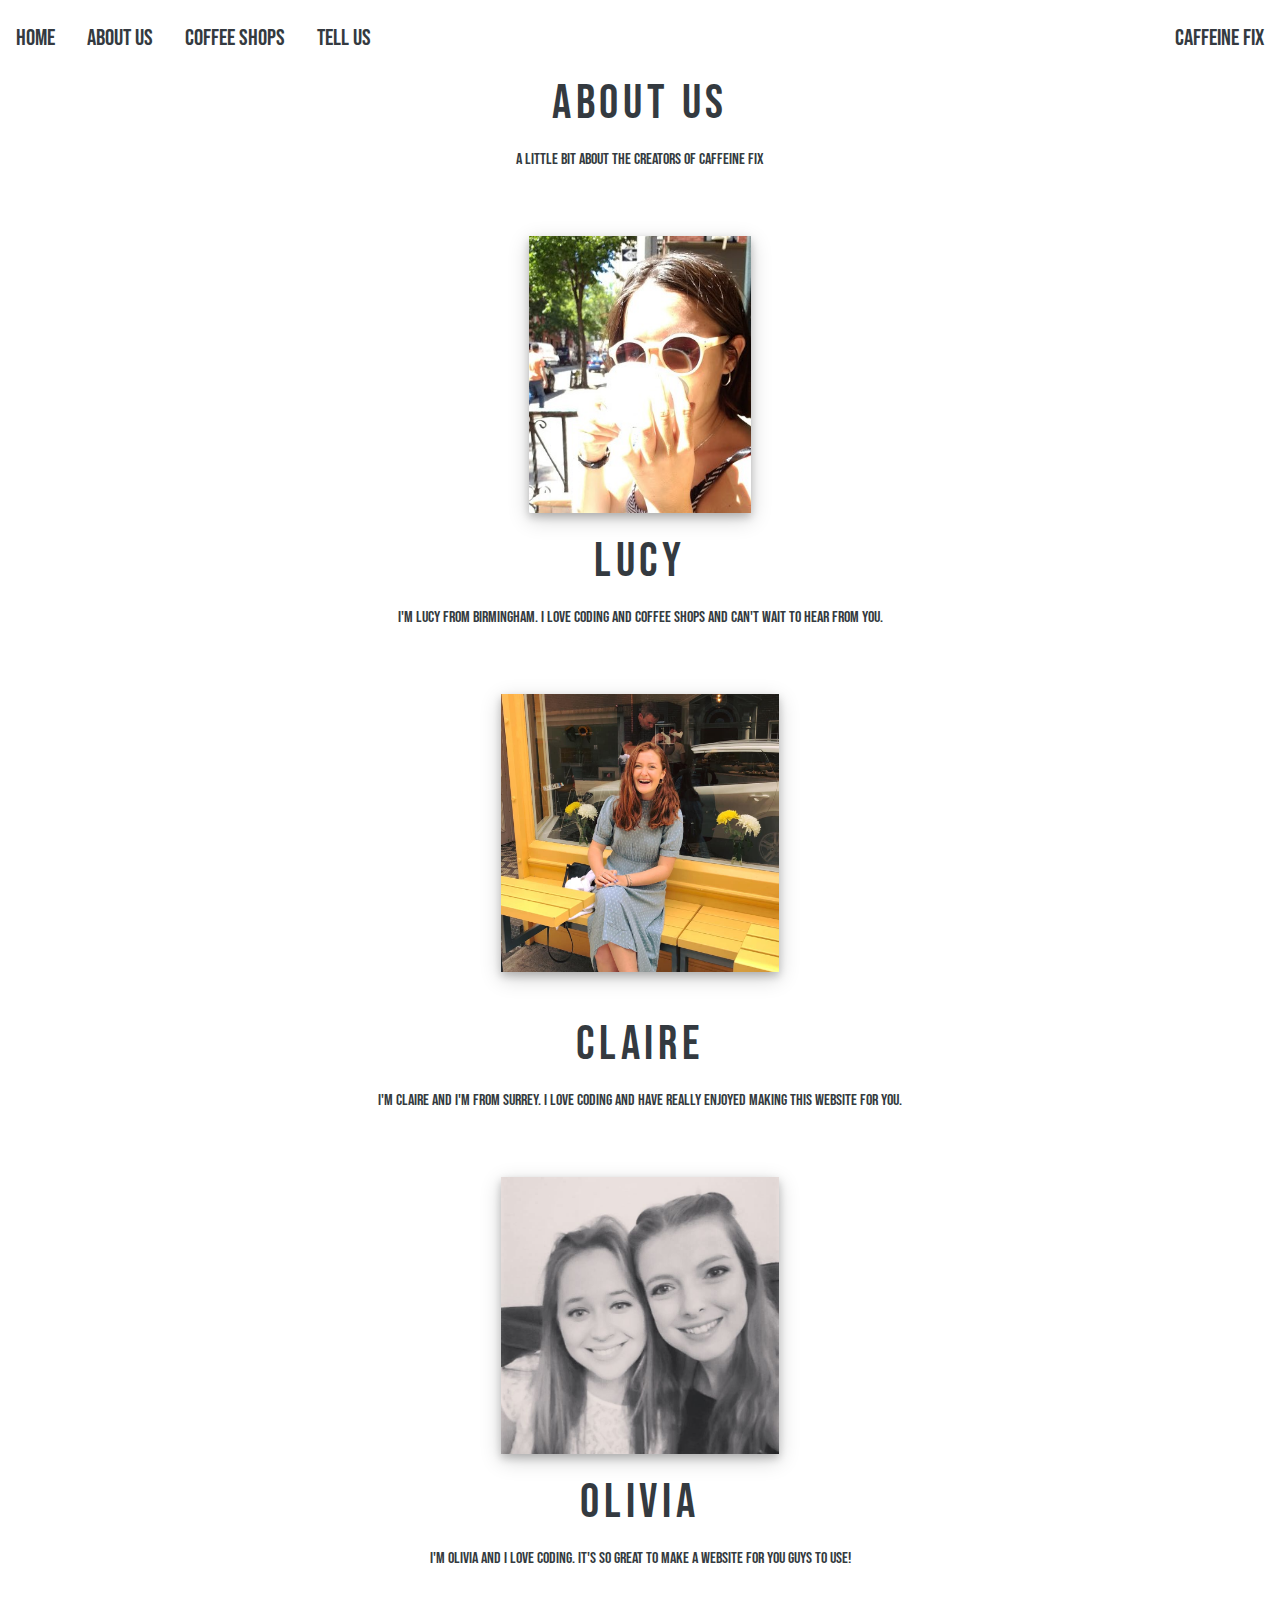
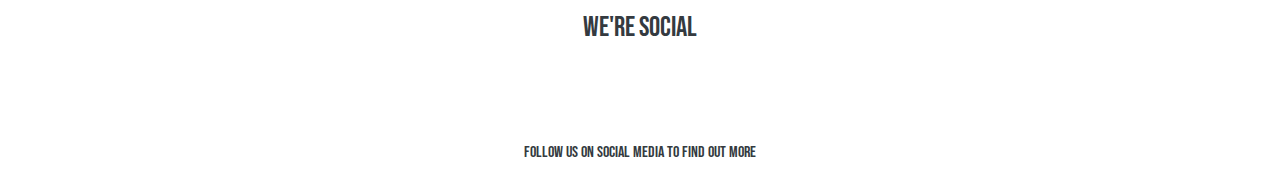
<file: aboutus.html>
<!DOCTYPE html>

<html>



    <title> About Us </title>

    <head>
      <!--Bootstrap Link -->
      <link href="bootstrap/css/bootstrap.css" rel="stylesheet">
      <!--Css overrider Link -->
        <link rel="stylesheet" type="text/css" href="styles.css/styles.css">

        <!-- jQuery library -->

        <script src="bootstrap/js/bootstrap.js" rel="bootstrapjs"></script>
        	<link rel="stylesheet" href="https://use.fontawesome.com/releases/v5.7.2/css/all.css" integrity="sha384-fnmOCqbTlWIlj8LyTjo7mOUStjsKC4pOpQbqyi7RrhN7udi9RwhKkMHpvLbHG9Sr" crossorigin="anonymous">
    </head>



    <body>
      <header>

    <div id="navbar" class="stick">
      <a href="./index.html">HOME</a>
      <a href="./aboutus.html" >ABOUT US</a>
      <a href="./coffeeshops.html">COFFEE SHOPS</a>
      <a href="./contribute.html">TELL US </a>
      <a class="title" style="float:right" href="index.html">Caffeine Fix</a></li>
    </div>

    <script>
    $(function () {
      $(document).scroll(function () {
        var $nav = $(".navbar-fixed-top");
        $nav.toggleClass('scrolled', $(this).scrollTop() > $nav.height());
      });
    });
    </script>
      </header>

    <main role="main" class="container">

      <div class="CoffeeTitle">
      <h2><link href="https://fonts.googleapis.com/css?family=Bebas+Neue&display=swap"rel="stylesheet">About Us</h2>
        <p>  A little bit about the creators of Caffeine Fix  </p>

        <br>
        <br>


      <img class="img-lucy" src="images/lucy.jpg" alt="picture of lucy">
      <h2><link href="https://fonts.googleapis.com/css?family=Bebas+Neue&display=swap"rel="stylesheet"> Lucy </h2>
      <p> I'm Lucy from Birmingham. I love coding and coffee shops and can't wait to hear from you. </p>
      <br>
      <br>


    <img class="img-claire" src="images/claire.jpg" alt="pic of claire">
    <br>
    <br>
      <h2><link href="https://fonts.googleapis.com/css?family=Bebas+Neue&display=swap"rel="stylesheet"> Claire </h2>
    <p> I'm Claire and I'm from Surrey.
       I love coding and have really enjoyed making this website for you. </p>
       <br>
       <br>

    <img class="img-olivia" src="images/olivia.jpg" alt="pic of claire">
      <h2><link href="https://fonts.googleapis.com/css?family=Bebas+Neue&display=swap"rel="stylesheet"> Olivia </h2>
    <p> I'm Olivia and I love coding. It's so great to make a website for you guys to use! </p>
<br>



      <!-- Footer -->
      <div class="card-white">
	<h3><link href="https://fonts.googleapis.com/css?family=Bebas+Neue&display=swap"rel="stylesheet">We're Social</h3>
	<ul class="list-inline">
		<li><a href="https://www.facebook.com/lucy.shaughnessy"><i class="fab fa-facebook-square"></i></a></li>
		<li><a href="https://www.instagram.com/lucyshaughnessy/"><i class="fab fa-instagram"></i></a></li>
		<li><a href="https://www.linkedin.com/in/lucy-shaughnessy-0182a7129/?originalSubdomain=es"><i class="fab fa-linkedin"></i></a></li>
	</ul>
  <p> Follow us on social media to find out more </p>
</div>

    </main><!-- /.container -->

    <!-- Bootstrap core JavaScript
    ================================================== -->
    <!-- Placed at the end of the document so the pages load faster -->

  </body>
</html>

      <!-- columns -->
      <!-- <div class="row">
        <div class="col-sm"> -->
          <!-- add an image here -->
          <!-- One of three columns
          <button type="button" class="btn btn-primary">Here for Column 1</button>
        </div>
        <div class="col-sm"> -->
          <!-- add an image here -->
          <!-- One of three columns
            <button type="button" class="btn btn-primary">Here for Column 2</button>
        </div>
        <div class="col-sm"> -->
          <!-- add an image here -->
</file>
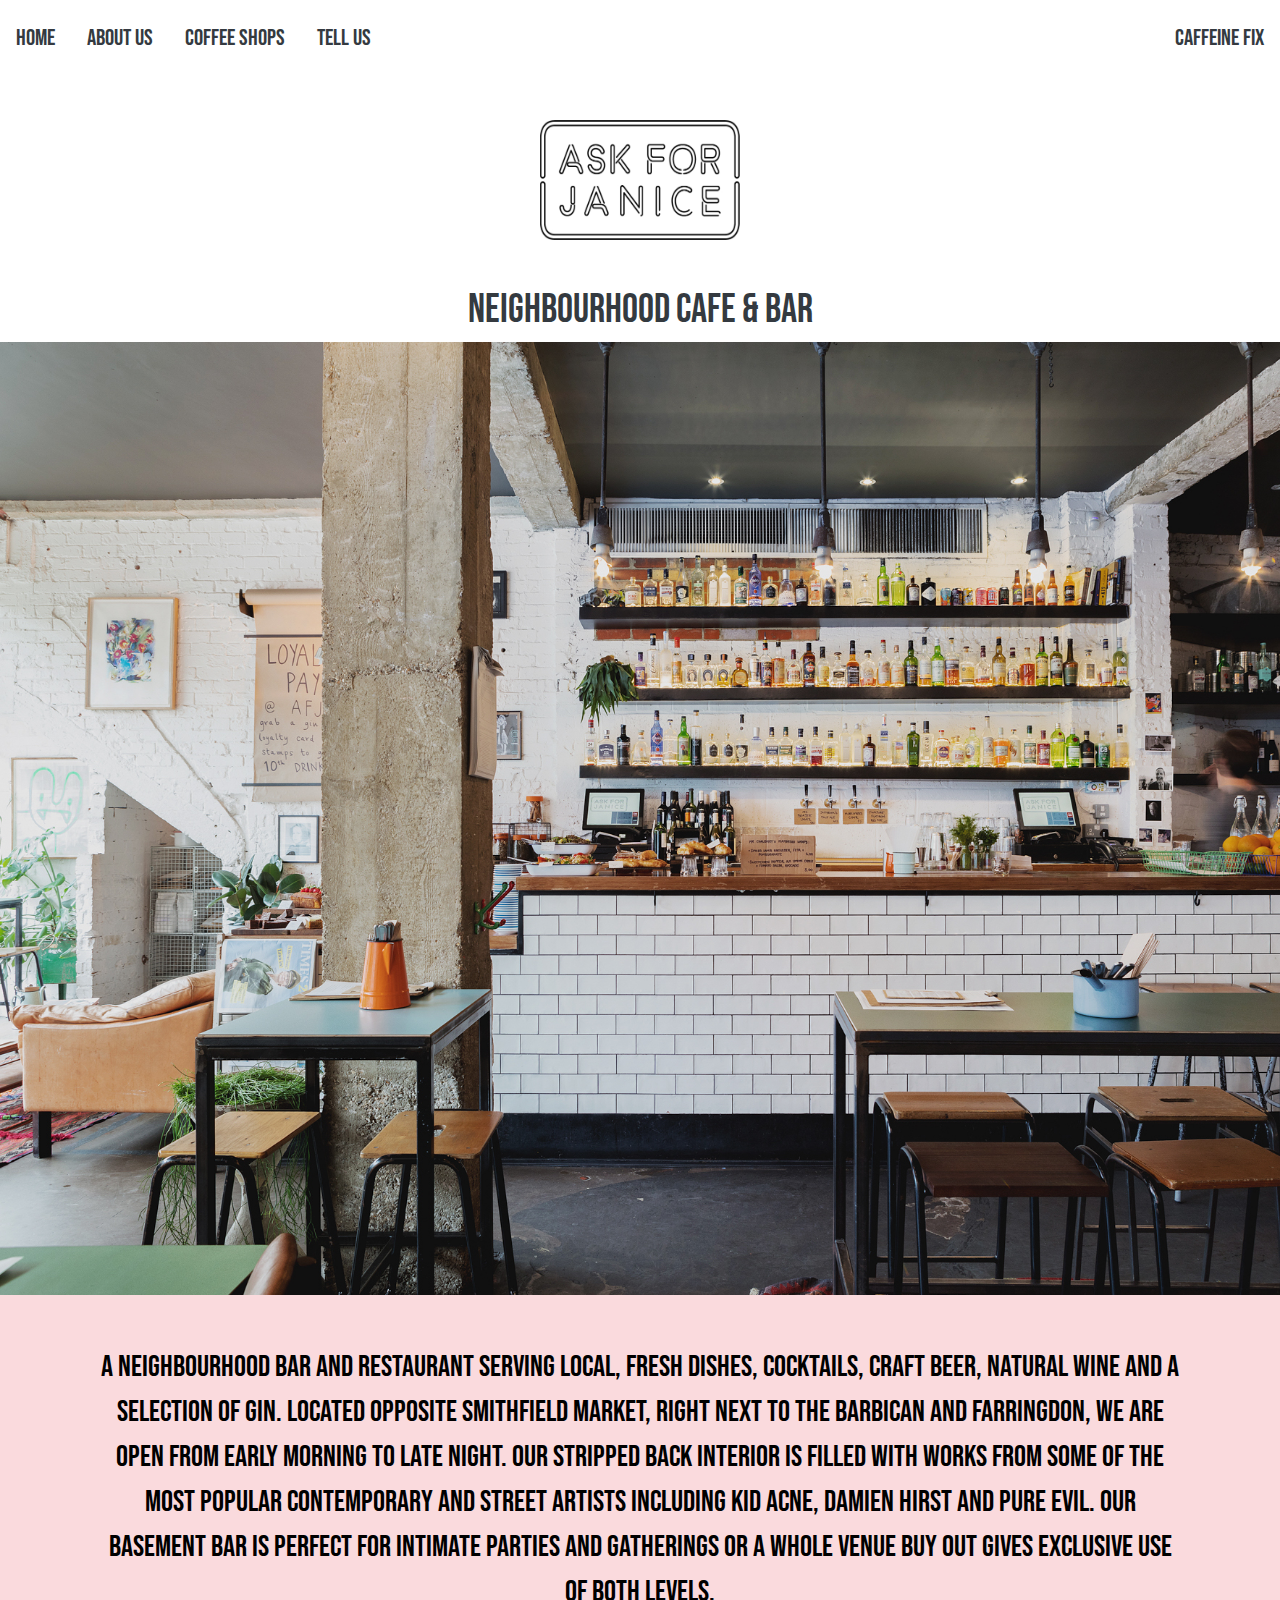
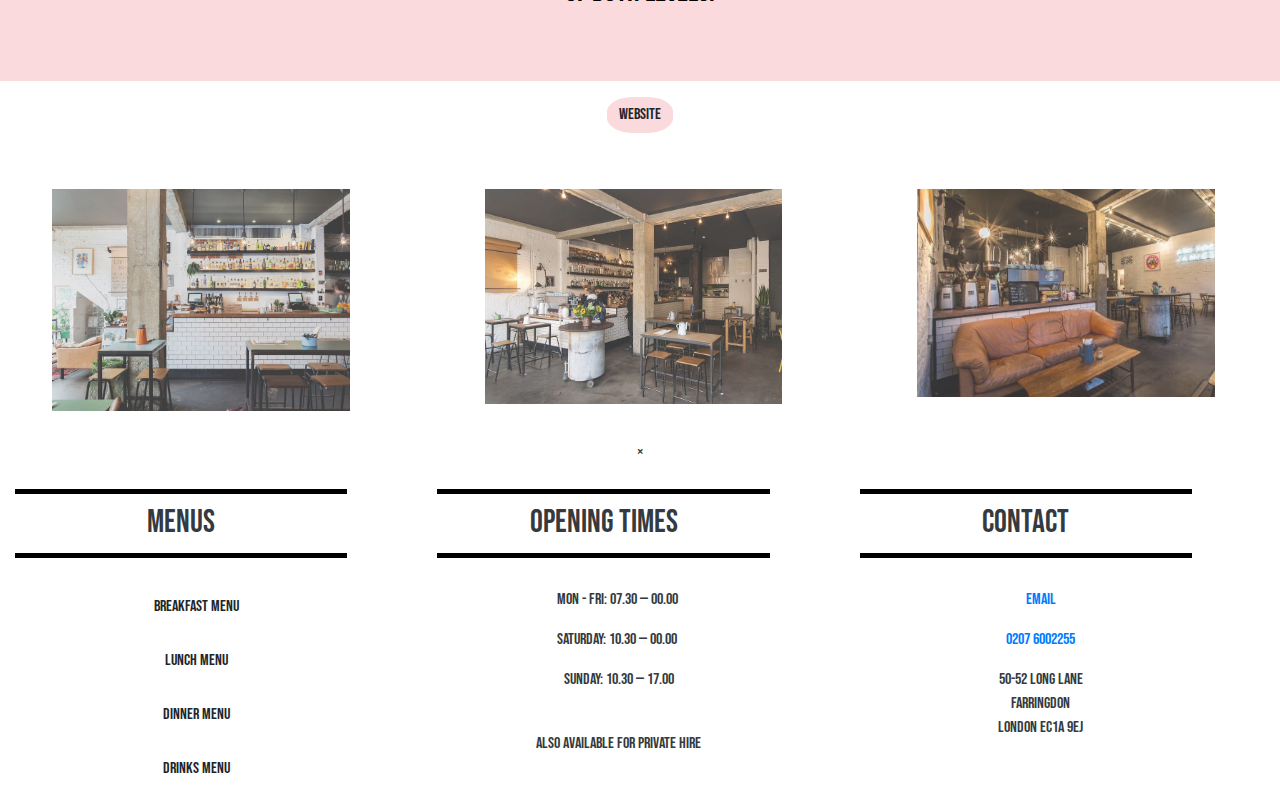
<file: coffeeshop2.html>
<!doctype html>
<html lang="en">

<!-- <body style="background-color:#505050;"> -->

<title> Ask for Janice </title>




<head>
  <!--Bootstrap Link -->
  <link href="bootstrap/css/bootstrap.css" rel="stylesheet">
  <!--Css overrider Link -->
    <link rel="stylesheet" type="text/css" href="styles.css/styles.css">


    <!-- jQuery library -->
    <script>
    document.getElementById("expandedImg").defaultValue = document.getElementById("default")

    function myFunction(imgs) {
      // Get the expanded image
      var expandImg = document.getElementById("expandedImg");
      // Get the image text
      var imgText = document.getElementById("imgtext");
      // Use the same src in the expanded image as the image being clicked on from the grid
      expandImg.src = imgs.src;
      // Use the value of the alt attribute of the clickable image as text inside the expanded image
      imgText.innerHTML = imgs.alt;
      // Show the container element (hidden with CSS)
      expandImg.parentElement.style.display = "block";
    }

    </script>
    <!-- <script src="JS/script.js" rel="bootstrapjs"></script> -->
</head>

<body>




<!--Nav bar-->
    <div id="navbar" class="stick">
      <a href="./index.html">HOME</a>
      <a href="./aboutus.html" >ABOUT US</a>
      <a href="./coffeeshops.html">COFFEE SHOPS</a>
      <a href="./contribute.html">TELL US </a>
      <a class="title" style="float:right" href="index.html">Caffeine Fix</a></li>
    </div>

    <script>
    $(function () {
      $(document).scroll(function () {
        var $nav = $(".navbar-fixed-top");
        $nav.toggleClass('scrolled', $(this).scrollTop() > $nav.height());
      });
    });
    </script>



    <!--Coffee Shop Logo-->
      <div class="afjlogo">
      <img src=images/askforjanicelogo.jpg alt="Pic1" >
      </div>
      <p><p>

    <!--Title under logo-->
      <h1> Neighbourhood Cafe & Bar </h1>


      <div class="main" id="home">
        <img src="images/askforjanice.jpg" alt="food" style="width:100%">
      </div>

<!--Description-->

<section class="section-about" id="about">
		<article>
      <p> <link href="https://fonts.googleapis.com/css?family=Bebas+Neue&display=swap" rel="stylesheet">
        A neighbourhood bar and restaurant serving local, fresh dishes, cocktails, craft beer, natural wine and a selection of gin.

  Located opposite Smithfield Market, right next to the Barbican and Farringdon, we are open from early morning to late night. Our stripped back interior is filled with works from some of the most popular contemporary and street artists including Kid Acne, Damien Hirst and Pure Evil. Our basement bar is perfect for intimate parties and gatherings or a whole venue buy out gives exclusive use of both levels.
</p>		</article>
	</section>



<p><p>



<!--Buttons to page links-->
<div>

<a type="button" class="btnAFJ" href="https://www.askforjanice.co.uk/">Website</a>



<p> </p>

</div>
<!--Pictures-->


<p> </P>



<!-- The grid: four columns -->
<div class="row">
  <div class="column">
    <img src="images/askforjanice.jpg" alt="" onclick="myFunction(this);"  id="default">
  </div>
  <div class="column">
    <img src="images/askforjanice2.jpg" alt="" onclick="myFunction(this);" >
  </div>
  <div class="column">
    <img src="images/askforjanice3.jpg" alt="" onclick="myFunction(this);" >
  </div>
</div>

<!-- The expanding image container -->
<div class="container">
  <!-- Close the image -->
  <span onclick="this.parentElement.style.display='none'" class="closebtn">&times;</span>

  <!-- Expanded image -->
  <img id="expandedImg" style="width:100%">

</div>





<!-- Extra Information -->
  <div class="inforow">
    <div class="infocolumn">
            <h4>Menus</h4>

            <a type="button" class="btn" href="https://www.askforjanice.co.uk/files/download/askforjanice-breakfast-nov-2019.pdf">Breakfast Menu</a>
              <p><p>
            <a type="button" class="btn" href="https://www.askforjanice.co.uk/files/download/askforjanice-lunch-nov-2019.pdf">Lunch Menu</a>
                <p><p>
            <a type="button" class="btn" href="https://www.askforjanice.co.uk/files/download/askforjanice-dinner-nov-2019.pdf">Dinner Menu</a>
                <p><p>
              <a type="button" class="btn" href="https://www.askforjanice.co.uk/files/download/askforjanice-drinks-nov-2019.pdf">Drinks Menu</a>
                <br>


      </div>
      <div class="infocolumn">
            <h4>Opening Times</h4>
            <p>Mon - Fri: 07.30 &mdash; 00.00&nbsp;</p>
              <p>Saturday: 10.30 &mdash; 00.00&nbsp;</p>
              <p>Sunday: 10.30 &mdash; 17.00</p>
              <br>
              <p>Also available for private hire</p>
        </div>
    <div class="infocolumn">
          <h4>Contact</h4>
          <p><a href="mailto:info@askforjanice.co.uk?subject=Enquiry">EMAIL</a></p>
<p>
          <p> 	<a href="tel:02076002255">0207 6002255</a> </p>
          <p>50-52 Long Lane <br> Farringdon<br> London EC1A 9EJ</p>

</div>
</div>



</body>

</html>
</file>
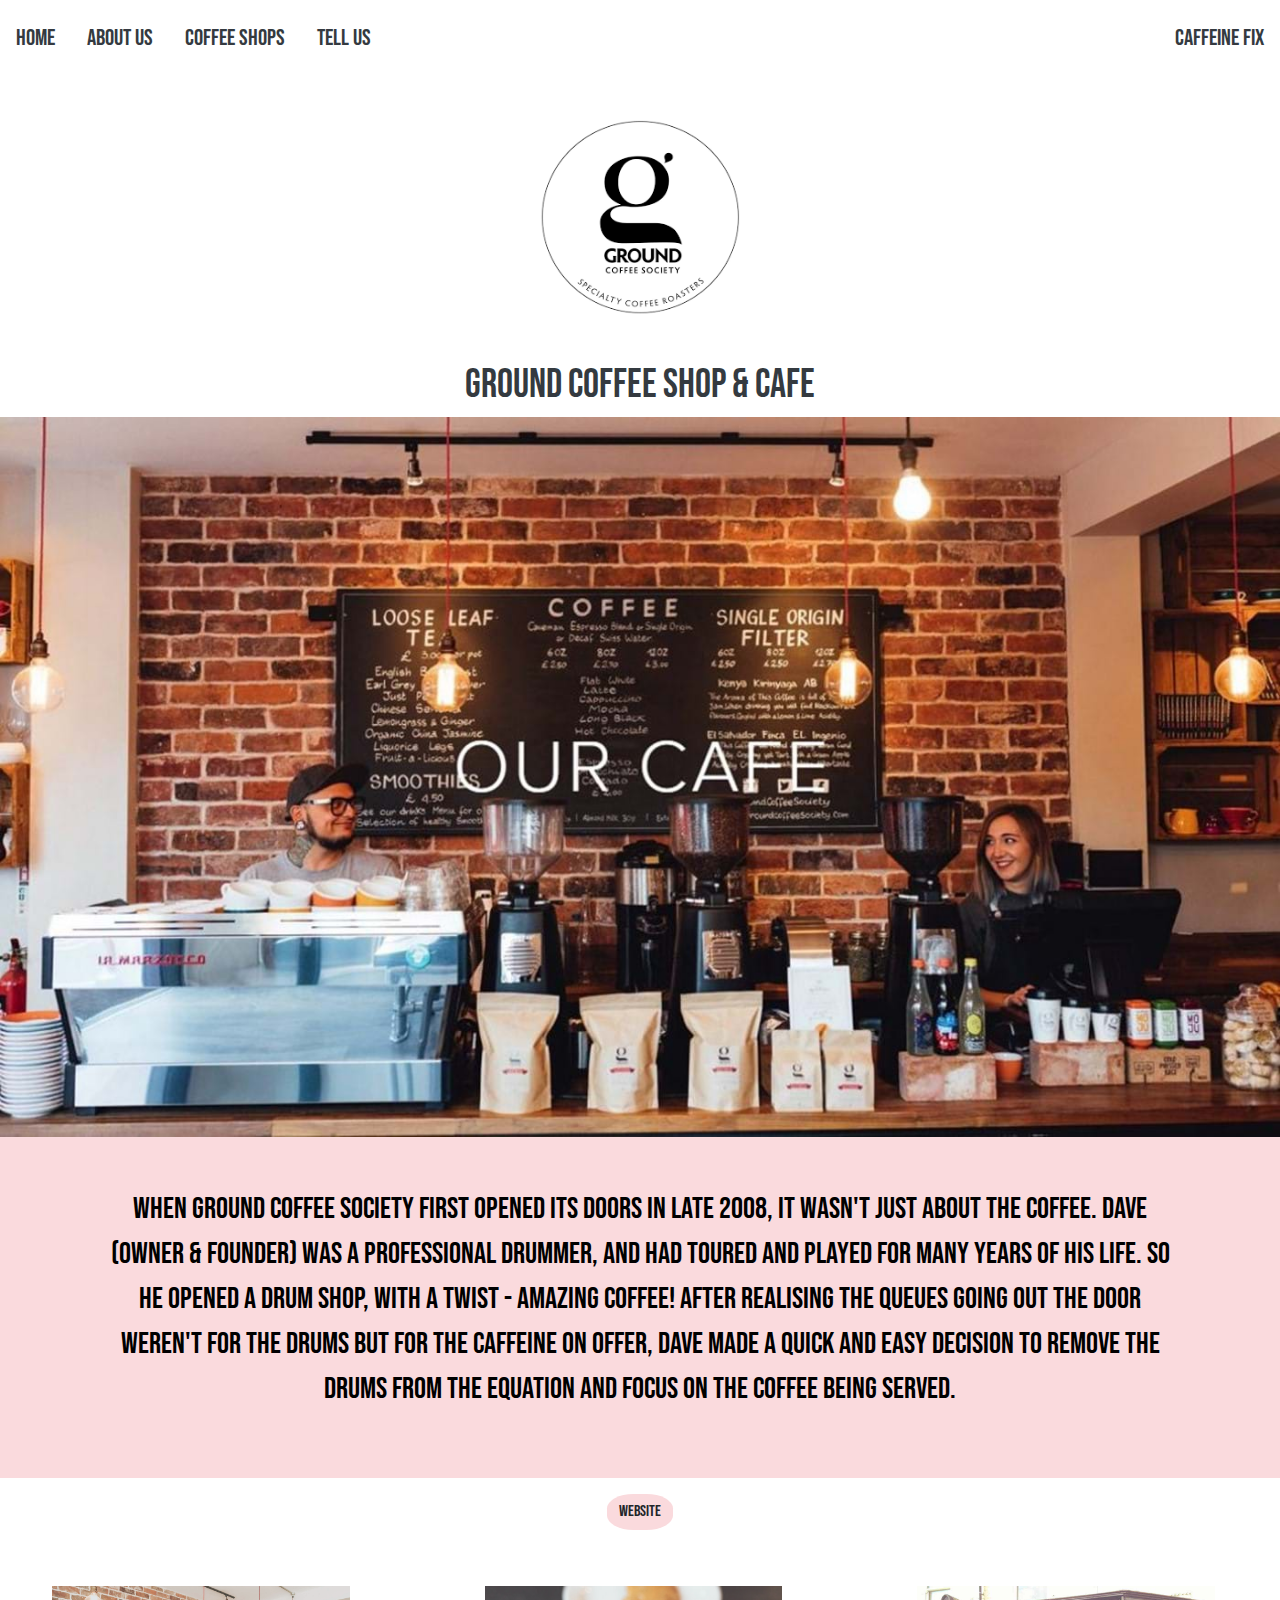
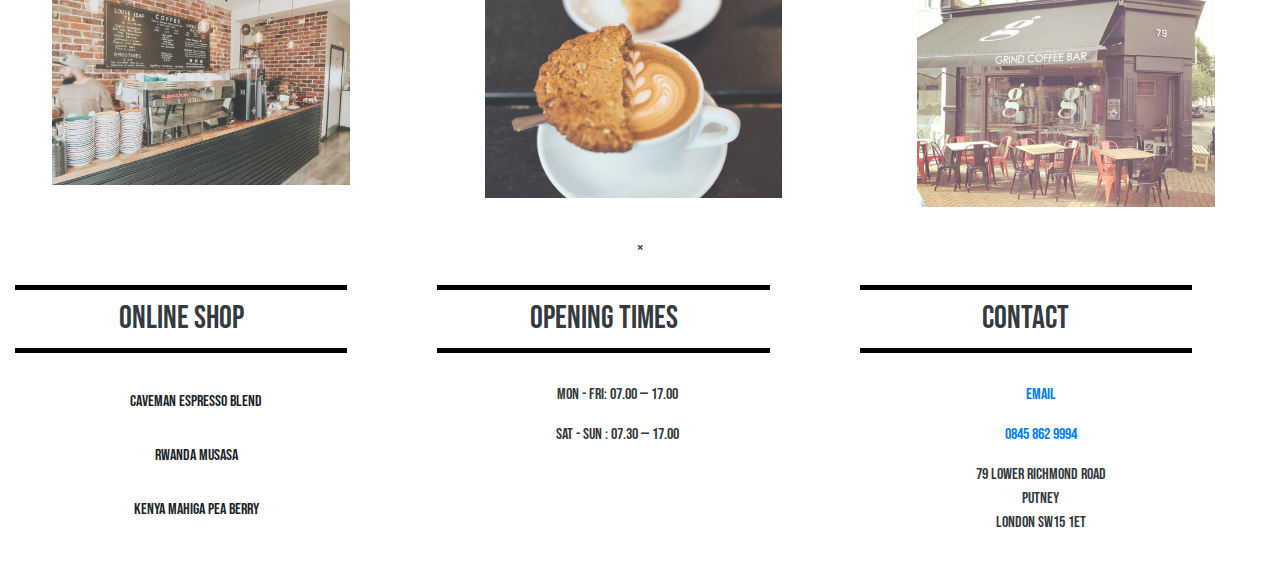
<file: coffeeshop3.html>
<!doctype html>
<html lang="en">

<!-- <body style="background-color:#505050;"> -->

<title> Ground Coffee Society </title>




<head>
  <!--Bootstrap Link -->
  <link href="bootstrap/css/bootstrap.css" rel="stylesheet">
  <!--Css overrider Link -->
    <link rel="stylesheet" type="text/css" href="styles.css/styles.css">


    <!-- jQuery library -->
    <script>
    document.getElementById("expandedImg").defaultValue = document.getElementById("default")

    function myFunction(imgs) {
      // Get the expanded image
      var expandImg = document.getElementById("expandedImg");
      // Get the image text
      var imgText = document.getElementById("imgtext");
      // Use the same src in the expanded image as the image being clicked on from the grid
      expandImg.src = imgs.src;
      // Use the value of the alt attribute of the clickable image as text inside the expanded image
      imgText.innerHTML = imgs.alt;
      // Show the container element (hidden with CSS)
      expandImg.parentElement.style.display = "block";
    }

    </script>
    <!-- <script src="JS/script.js" rel="bootstrapjs"></script> -->
</head>

<body>




<!--Nav bar-->
    <div id="navbar" class="stick">
      <a href="./index.html">HOME</a>
      <a href="./aboutus.html" >ABOUT US</a>
      <a href="./coffeeshops.html">COFFEE SHOPS</a>
      <a href="./contribute.html">TELL US </a>
      <a class="title" style="float:right" href="index.html">Caffeine Fix</a></li>
    </div>

    <script>
    $(function () {
      $(document).scroll(function () {
        var $nav = $(".navbar-fixed-top");
        $nav.toggleClass('scrolled', $(this).scrollTop() > $nav.height());
      });
    });
    </script>



    <!--Coffee Shop Logo-->
      <div class="gsclogo">
      <img src=images/gsclogo.png alt="Pic1" >
      </div>
      <p><p>

    <!--Title under logo-->
      <h1> Ground Coffee Shop & Cafe </h1>


      <div class="main" id="home">
        <img src="images/gsctill.jpg" alt="food" style="width:100%">
      </div>

<!--Description-->

<section class="section-about" id="about">
		<article>
      <p> <link href="https://fonts.googleapis.com/css?family=Bebas+Neue&display=swap" rel="stylesheet">
When Ground Coffee Society first opened its doors in late 2008, it wasn't just about the coffee. Dave (owner & founder) was a professional drummer, and had toured and played for many years of his life. So he opened a drum shop, with a twist - amazing coffee! After realising the queues going out the door weren't for the drums but for the caffeine on offer, Dave made a quick and easy decision to remove the drums from the equation and focus on the coffee being served.
</p>		</article>
	</section>



<p><p>



<!--Buttons to page links-->
<div>

<a type="button" class="btnAFJ" href="https://groundcoffeesociety.com/">Website</a>



<p> </p>

</div>
<!--Pictures-->


<p> </P>



<!-- The grid: four columns -->
<div class="row">
  <div class="column">
    <img src="images/gsclongtill.jpg" alt="" onclick="myFunction(this);"  id="default">
  </div>
  <div class="column">
    <img src="images/gsccoffee.jpg" alt="" onclick="myFunction(this);" >
  </div>
  <div class="column">
    <img src="images/gscfilm.jpeg" alt="" onclick="myFunction(this);" >
  </div>
</div>

<!-- The expanding image container -->
<div class="container">
  <!-- Close the image -->
  <span onclick="this.parentElement.style.display='none'" class="closebtn">&times;</span>

  <!-- Expanded image -->
  <img id="expandedImg" style="width:100%">

</div>





<!-- Extra Information -->
  <div class="inforow">
    <div class="infocolumn">
            <h4>Online Shop</h4>

            <a type="button" class="btn" href="https://groundcoffeesociety.com/online-store/caveman">Caveman Espresso Blend</a>
              <p><p>
            <a type="button" class="btn" href="https://groundcoffeesociety.com/online-store/elsalvador">Rwanda Musasa</a>
                <p><p>
            <a type="button" class="btn" href="https://groundcoffeesociety.com/online-store/ethiopia-7cdp7">Kenya Mahiga Pea Berry</a>
                <p><p>
                <br>


      </div>
      <div class="infocolumn">
            <h4>Opening Times</h4>
            <p>Mon - Fri: 07.00 &mdash; 17.00&nbsp;</p>
              <p>Sat - Sun : 07.30 &mdash; 17.00&nbsp;</p>
              
        </div>
    <div class="infocolumn">
          <h4>Contact</h4>
          <p><a href="mailto:cafe@groundcoffeesociety.com?subject=Enquiry">EMAIL</a></p>
<p>
          <p> 	<a href="tel:0845 862 9994">0845 862 9994</a> </p>
          <p> 79 Lower Richmond Road <br> Putney <br> London SW15 1ET</p>


</div>
</div>



</body>

</html>
</file>
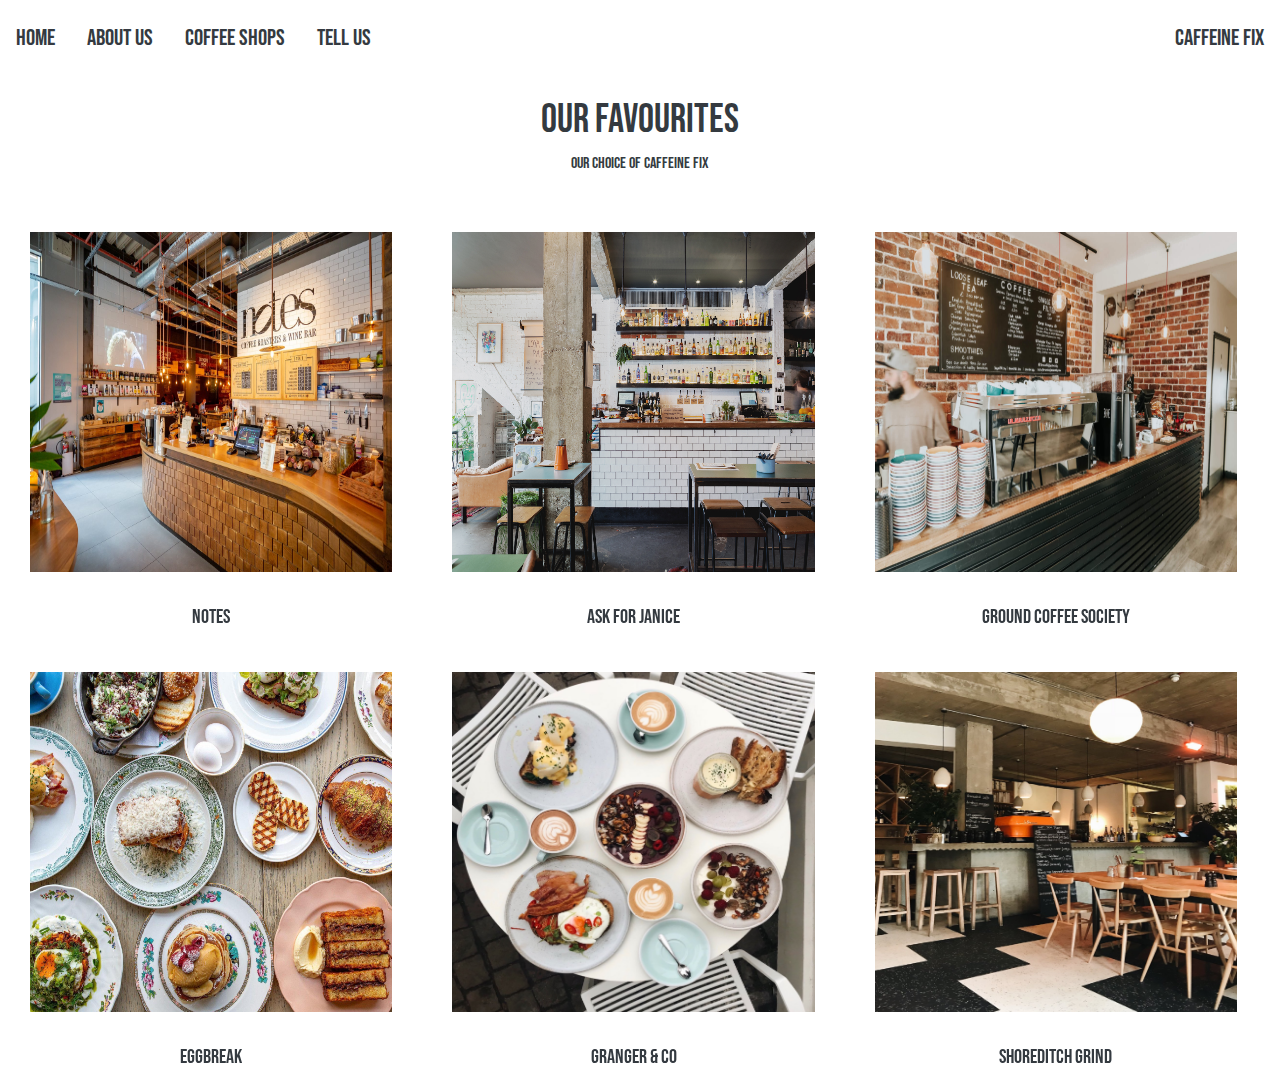
<file: coffeeshops.html>
<!DOCTYPE html>
<html>

<title>Our Coffee Shops </title>
<head>
  <!--Bootstrap Link -->
  <link href="bootstrap/css/bootstrap.css" rel="stylesheet">
  <!--Css overrider Link -->
    <link rel="stylesheet" type="text/css" href="styles.css/styles.css">

    <!-- jQuery library -->

    <script src="bootstrap/js/bootstrap.js" rel="bootstrapjs"></script>
</head>



  <body>
    <header>

  <div id="navbar" class="stick">
    <a href="./index.html">HOME</a>
    <a href="./aboutus.html" >ABOUT US</a>
    <a href="./coffeeshops.html">COFFEE SHOPS</a>
    <a href="./contribute.html">TELL US </a>
    <a class="title" style="float:right" href="index.html">Caffeine Fix</a></li>
  </div>

  <script>
  $(function () {
    $(document).scroll(function () {
      var $nav = $(".navbar-fixed-top");
      $nav.toggleClass('scrolled', $(this).scrollTop() > $nav.height());
    });
  });
  </script>
    </header>


    <p><p>
<div class="CoffeeTitle">
<h1><link href="https://fonts.googleapis.com/css?family=Bebas+Neue&display=swap"rel="stylesheet">Our Favourites</h1>
<p>Our choice of Caffeine Fix</p>
</div>


<div class="coffeerow">
  <div class="coffeecolumn">
      <a href= "notes.html">
    <img src="images/notes2.jpg" alt="image" class ="coffeepics">
    <p1> Notes</p1>
    </a>
<img src="images/Eggbreak.jpg" alt="image" class ="coffeepics">
<p1> Eggbreak </p1>
</div>

<div class="coffeecolumn">
      <a href= "coffeeshop2.html">
<img src="images/askforjanice.jpg" alt="image" class ="coffeepics">
<p1> Ask for Janice</p1>
  </a>
<img src="images/patiobreakfast.jpeg" alt="image" class ="coffeepics">
<p1> Granger & Co </p1>
</div>

<div class="coffeecolumn">
    <a href= "coffeeshop3.html">
  <img src="images/gsclongtill.jpg" alt="image" class ="coffeepics">
  <p1> Ground Coffee Society</p1>
    </a>
<img src="images/coffeeshopeast.jpeg" alt="image" class ="coffeepics">
<p1> Shoreditch Grind </p1>
</div>

</div>
</div>






</main>
</body>
</html>
</file>
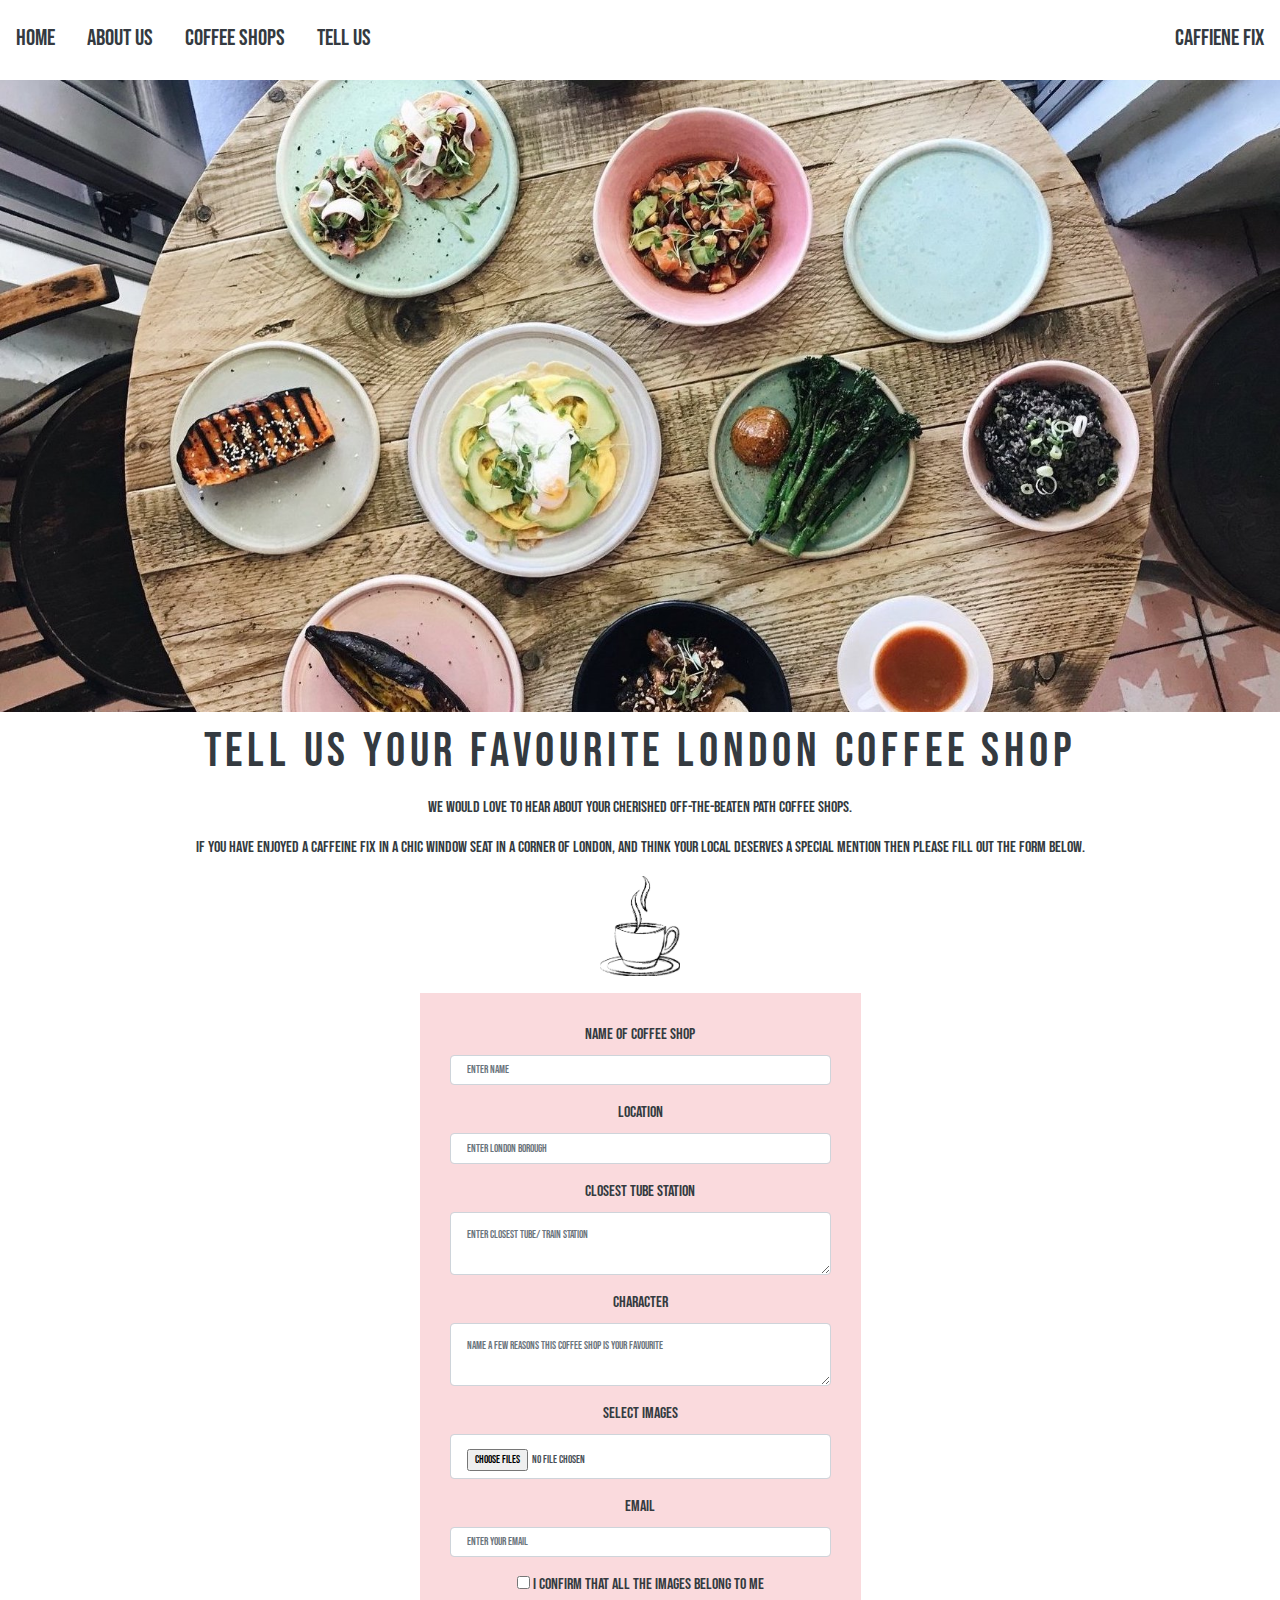
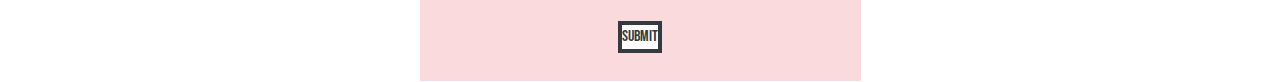
<file: contribute.html>
<!DOCTYPE html>
<html>

<title>Tell us </title>
<head>
  <!--Bootstrap Link -->
  <link href="bootstrap/css/bootstrap.css" rel="stylesheet">
  <!--Css overrider Link -->
    <link rel="stylesheet" type="text/css" href="styles.css/styles.css">

    <!-- jQuery library -->


    <script src="bootstrap/js/bootstrap.js" rel="bootstrapjs"></script>



</head>

<body>
  <header>

<div id="navbar" class="stick">
  <a href="./index.html">HOME</a>
  <a href="./aboutus.html" >ABOUT US</a>
  <a href="./coffeeshops.html">COFFEE SHOPS</a>
  <a href="./contribute.html">TELL US </a>
  <a class="title" style="float:right" href="index.html">Caffiene Fix</a></li>
</div>

 <div class="main" id="home">
   <img src="images/grangerandco.jpeg" alt="food" style="width:100%">
<script>

  $(document).scroll(function () {
    var $nav = $(".navbar-fixed-top");
    $nav.toggleClass('scrolled', $(this).scrollTop() > $nav.height());
  });
);
</script>
  </header>




<!-- <div class="container" id="contribute-text"> -->
  <p><p>
    <p><p>
      <h2 ><link href="https://fonts.googleapis.com/css?family=Bebas+Neue&display=swap" rel="stylesheet">Tell Us Your Favourite London Coffee Shop</h2>
        <p><p>
          <p> We would love to hear about your cherished off-the-beaten path coffee shops.
          </P>
          <p>If you have enjoyed a Caffeine Fix in a chic window seat in a corner of London, and think your local deserves a special mention
            then please fill out the form below.
        </p>
      <!-- </div> -->

      <div class="sketch">
        <img src=images/coffeesketch.jpg alt="sketch" width="80" height="100">
      </div>
<p><p>
     <form class="contribute-form" action="/action_page.php">

                <label for="">Name of Coffee Shop</label>
                    <input type="text" class="form-control" id="name" placeholder="Enter name">
                    <p><p>
               <label for="">Location</label>
                 <input type="text" class="form-control" id="London Borough" placeholder="Enter London Borough">
                 <p><p>
               <label for="email">Closest Tube Station</label>
                 <textarea type="text" class="form-control" id="uses" placeholder="Enter closest tube/ train station" name="email"></textarea>
                 <p><p>
             <label for="native-to">Character</label>
              <textarea type="email" class="form-control" id="benefits" placeholder="Name a few reasons this Coffee Shop is your favourite"></textarea>
              <p><p>
               <label for="email">Select images</label>
                 <input type="file" class="form-control" id="images" placeholder="Enter your email" name="img" multiple>
                 <p><p>
               <label  for="email">Email</label>
                 <input type="text" class="form-control" id="email" placeholder="Enter your email" name="email">
                 <p><p>
                 <div class="checkbox">
                   <label> <input type="checkbox" name="remember"> I confirm that all the images belong to me</label>
                   <p><p>

                 <!-- <button type="submit" class="btn btn-default">Submit <a href="./index.html">HOME</a> </button> -->

                 <a type="button" class="button"  href="./thanks.html">Submit</a>
         </form>
       </div>






   </body>
</html>
</file>
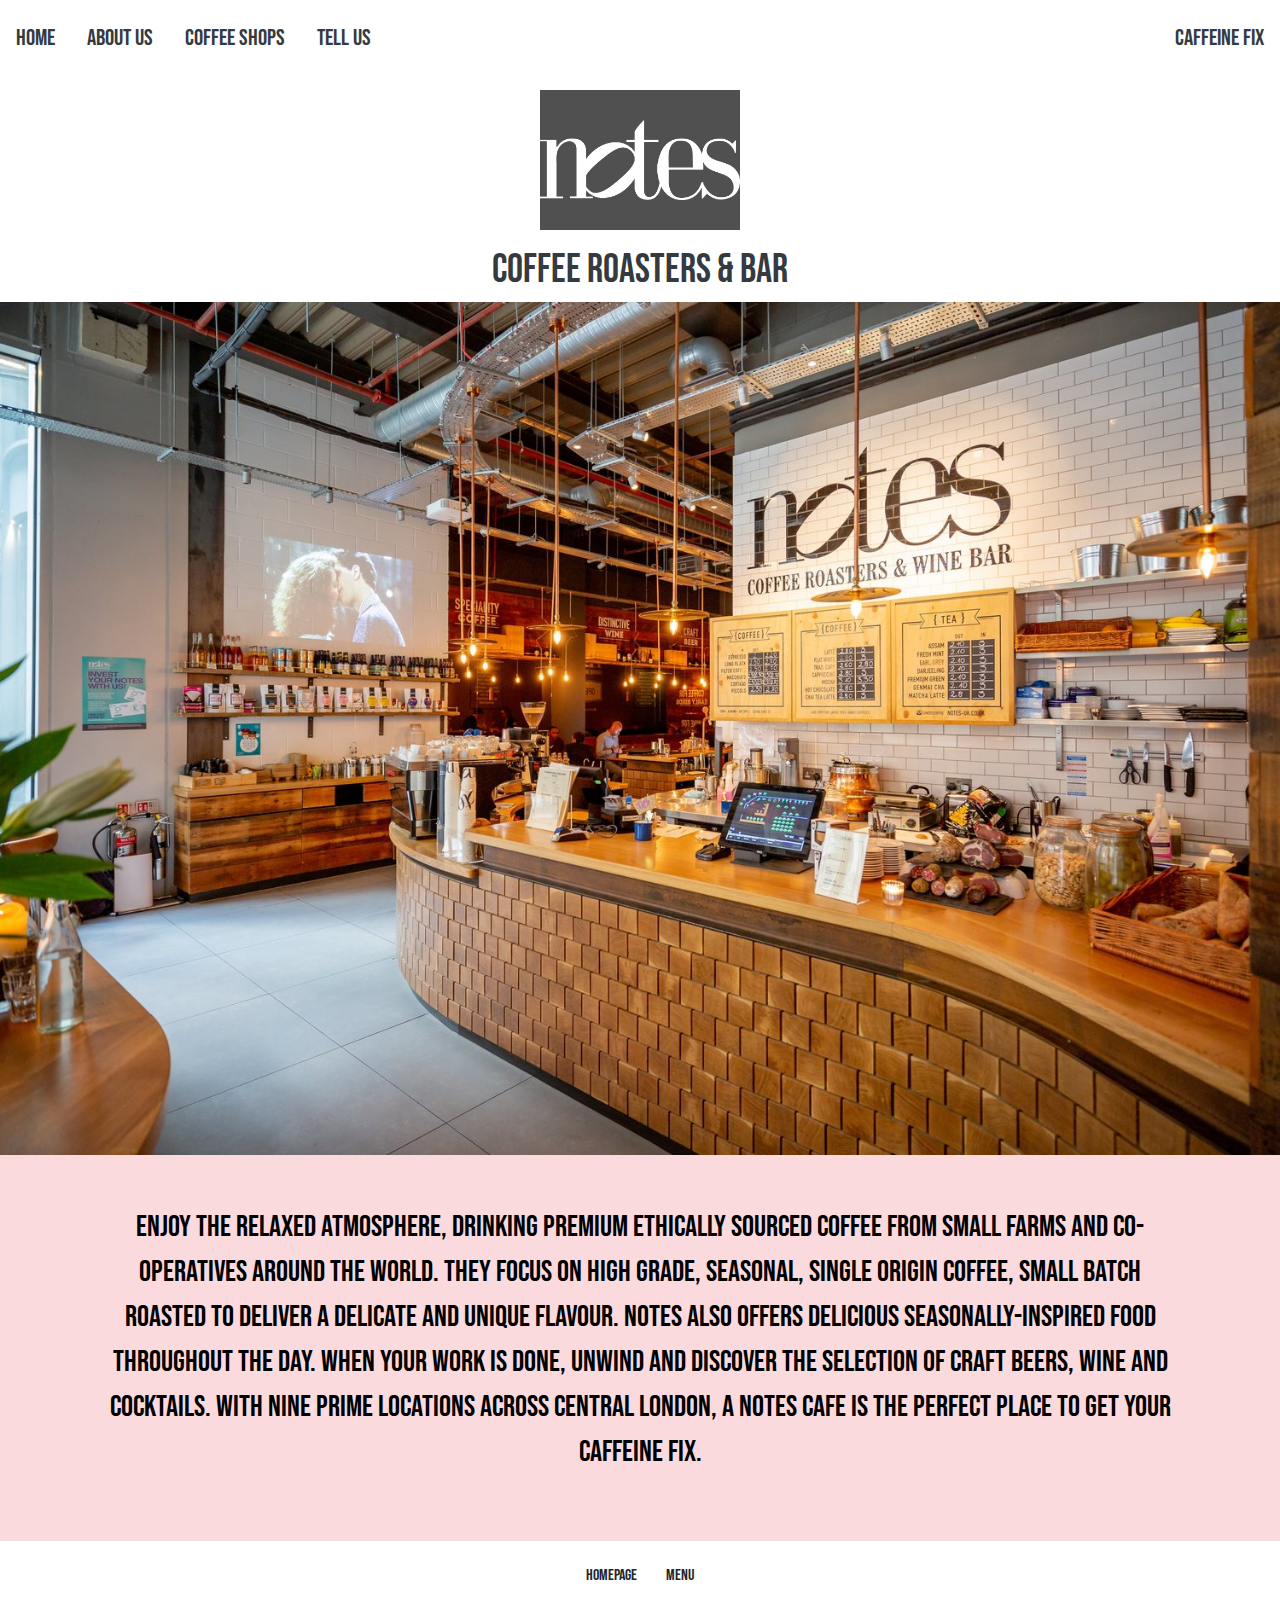
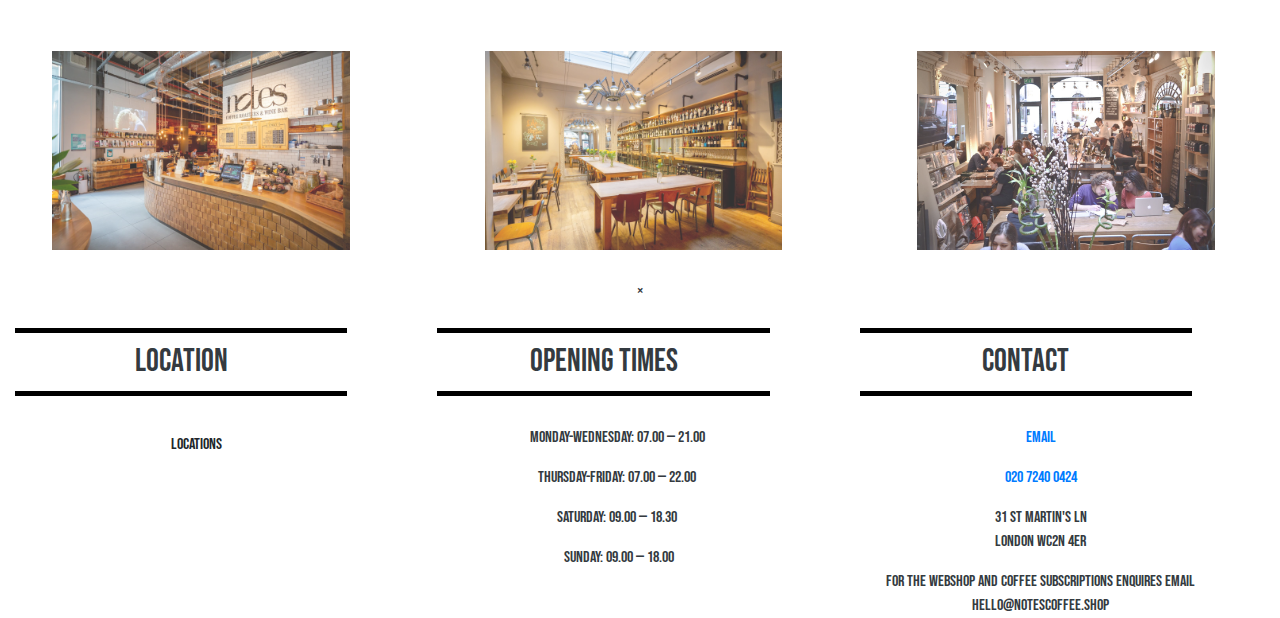
<file: notes.html>
<!doctype html>
<html lang="en">

<!-- <body style="background-color:#505050;"> -->

<title> Notes </title>




<head>
  <!--Bootstrap Link -->
  <link href="bootstrap/css/bootstrap.css" rel="stylesheet">
  <!--Css overrider Link -->
    <link rel="stylesheet" type="text/css" href="styles.css/styles.css">


    <!-- jQuery library -->
    <script>
    document.getElementById("expandedImg").defaultValue = document.getElementById("default")

    function myFunction(imgs) {
      // Get the expanded image
      var expandImg = document.getElementById("expandedImg");
      // Get the image text
      var imgText = document.getElementById("imgtext");
      // Use the same src in the expanded image as the image being clicked on from the grid
      expandImg.src = imgs.src;
      // Use the value of the alt attribute of the clickable image as text inside the expanded image
      imgText.innerHTML = imgs.alt;
      // Show the container element (hidden with CSS)
      expandImg.parentElement.style.display = "block";
    }

    </script>
    <!-- <script src="JS/script.js" rel="bootstrapjs"></script> -->
</head>

<body>




<!--Nav bar-->
    <div id="navbar" class="stick">
      <a href="./index.html">HOME</a>
      <a href="./aboutus.html" >ABOUT US</a>
      <a href="./coffeeshops.html">COFFEE SHOPS</a>
      <a href="./contribute.html">TELL US </a>
      <a class="title" style="float:right" href="index.html">Caffeine Fix</a></li>
    </div>

    <script>
    $(function () {
      $(document).scroll(function () {
        var $nav = $(".navbar-fixed-top");
        $nav.toggleClass('scrolled', $(this).scrollTop() > $nav.height());
      });
    });
    </script>


    <!--Coffee Shop Logo-->
      <div class="noteslogo">
      <img src=images/noteslogo.jpg alt="Pic1" >
      </div>
      <p><p>

    <!--Title under logo-->
      <h1> Coffee Roasters & Bar </h1>

<!--Description-->

<div class="main" id="home">
  <img src="images/notes2.jpg" alt="food" style="width:100%">
</div>

<section class="section-about" id="about">
		<article>
      <p> <link href="https://fonts.googleapis.com/css?family=Bebas+Neue&display=swap" rel="stylesheet">
			Enjoy the relaxed atmosphere, drinking premium ethically sourced coffee from small farms and co-operatives around the world. They focus on high grade, seasonal, single origin coffee, small batch roasted to deliver a delicate and unique flavour.  Notes also offers delicious seasonally-inspired food throughout the day. When your work is done, unwind and discover the selection of craft beers, wine and cocktails. With nine prime locations across central London, a Notes Cafe is the perfect place to get your Caffeine fix.
</p>		</article>
	</section>



<p><p>



<!--Buttons to page links-->
<div>

<a type="button" class="btn" href="https://notescoffee.com/">Homepage</a>

<a type="button" class="btn" href="https://notescoffee.com/menus">Menu</a>

<p> </p>

</div>
<!--Pictures-->


<p> </P>


</body>

<!-- The grid: four columns -->
<div class="row">
  <div class="column">
    <img src="images/notes2.jpg" alt="" onclick="myFunction(this);"  id="default">
  </div>
  <div class="column">
    <img src="images/notes4.jpg" alt="" onclick="myFunction(this);" >
  </div>
  <div class="column">
    <img src="images/notes1.jpg" alt="" onclick="myFunction(this);" >
  </div>
</div>

<!-- The expanding image container -->
<div class="container">
  <!-- Close the image -->
  <span onclick="this.parentElement.style.display='none'" class="closebtn">&times;</span>

  <!-- Expanded image -->
  <img id="expandedImg" style="width:100%">

</div>





<!-- Extra Information -->
  <div class="inforow">
    <div class="infocolumn">
            <h4>Location</h4>
            <a type="button" class="btn" href="https://notescoffee.com/locations">Locations</a>
      </div>
      <div class="infocolumn">
            <h4>Opening Times</h4>
            <p>Monday-Wednesday: 07.00 &mdash; 21.00&nbsp;</p>
              <p>Thursday-Friday: 07.00 &mdash; 22.00&nbsp;</p>
              <p>Saturday: 09.00 &mdash; 18.30&nbsp;</p>
              <p>Sunday: 09.00 &mdash; 18.00</p>
        </div>
    <div class="infocolumn">
          <h4>Contact</h4>
          <p><a href="mailto:media@notes-uk.co.uk?subject=Enquiry">EMAIL</a></p>
<p>
          <p> 	<a href="tel:02078338115">020 7240 0424</a> </p>
          <p>31 St Martin's Ln<br> London WC2N 4ER</p>


For the webshop and coffee subscriptions enquires email hello@notescoffee.shop
</div>
</div>



</body>

</html>
</file>
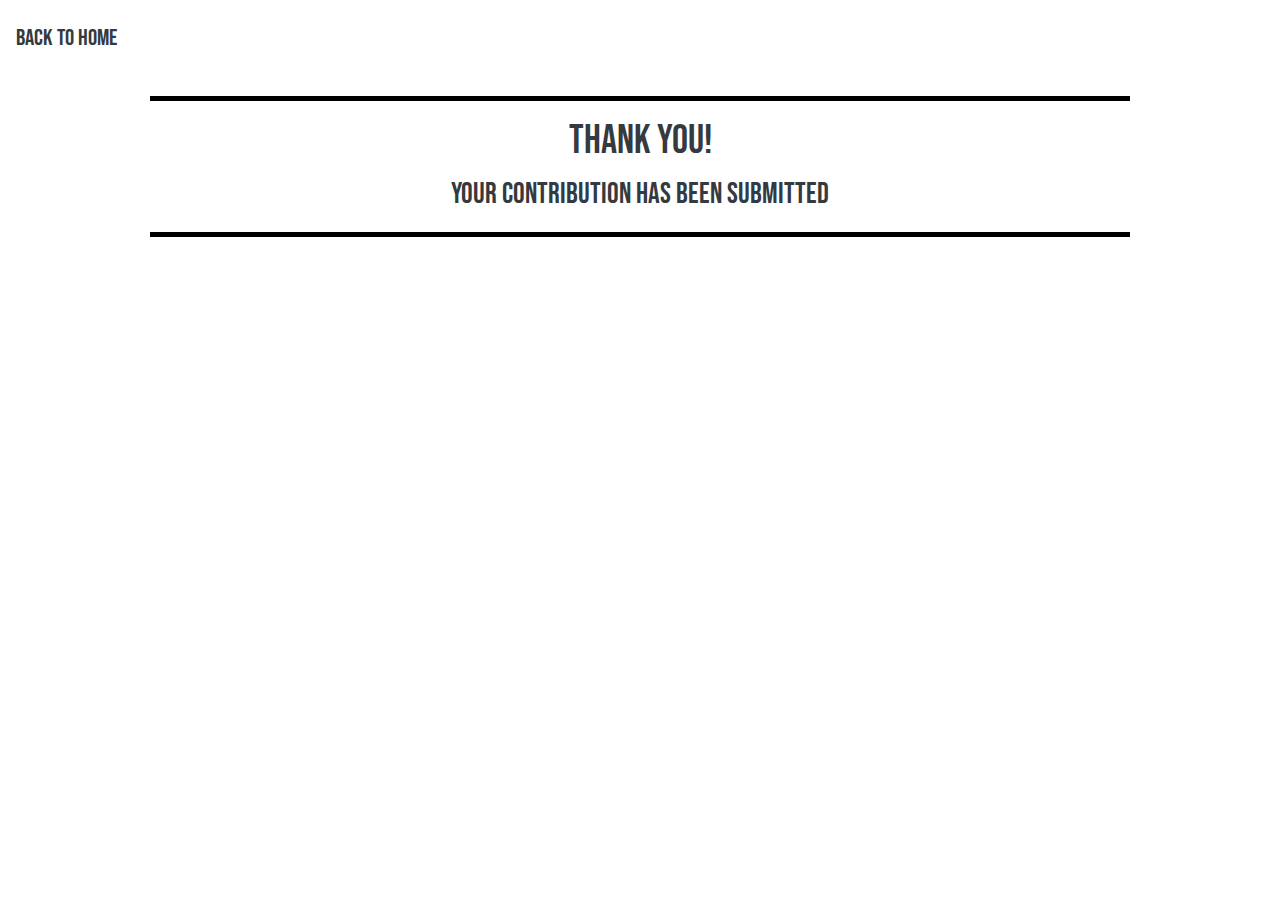
<file: thanks.html>
<!DOCTYPE html>
<html>

<title>Thank you </title>
<head>
  <!--Bootstrap Link -->
  <link href="bootstrap/css/bootstrap.css" rel="stylesheet">
  <!--Css overrider Link -->
    <link rel="stylesheet" type="text/css" href="styles.css/styles.css">

    <!-- jQuery library -->

    <script src="bootstrap/js/bootstrap.js" rel="bootstrapjs"></script>
</head>



  <body>
    <header>

  <div id="navbar" class="stick">
    <a href="./index.html">BACK TO HOME</a>

  </div>

  <script>
  $(function () {
    $(document).scroll(function () {
      var $nav = $(".navbar-fixed-top");
      $nav.toggleClass('scrolled', $(this).scrollTop() > $nav.height());
    });
  });
  </script>
    </header>


    <p><p>
<div class="thankscontainer">
  <p><p>
<h1><link href="https://fonts.googleapis.com/css?family=Bebas+Neue&display=swap"rel="stylesheet">Thank you!</h1>
<div class="submitted">
<p>Your Contribution has been submitted</p>
</div>
</div>
</file>
<file: styles.css/styles.css>
/* All pages apart from Home*/

          body {
                  color: #343a40;
                  font-family: 'Bebas Neue', cursive;
                  text-align: center;
                  box-sizing: border-box;
                  padding-top: 5rem;
          }

      /*  Navigation Bar */
                                .stick {
                                  position: fixed;
                                  top: 5px;
                                  width: 100%;
                                  background: white;
                                  color: #343a40;
                                font-family: 'Bebas Neue', cursive;
                                  text-align: center;
                                  box-sizing: border-box;
                                }
                                #navbar a{
                                float: left;
                                display: block;
                                color: #343a40;
                                text-align: center;
                                padding: 16px;
                                text-decoration: none;
                                font-family: 'Bebas Neue', cursive;
                                font-size: 23px;
                                }
                                #navbar a:hover {
                                  color: black;
                                }

/* Coffee Shops Page */

    /* Coffee Pics Hover Image */
            .coffeepics{
                  opacity: 1.0;
                  filter: alpha(opacity=100);
                  height: 400px;
                }
            .coffeepics:hover {
                  opacity: 0.5;
                  filter: alpha(opacity=50);
                }

    /* Coffee Shops photo formatting */


          .coffeerow {
                position: relative;
                width: 100%;
                display: flex;
                flex-wrap: wrap;

                }

          .coffeecolumn {
                flex: 33%;
                max-width: 33%;
                padding-left: 30px;
                padding-right: 30px;
              }

          .coffeecolumn img {
                margin-top: 10px;
                vertical-align: middle;
                width: 100%;
                padding-top: 30px;
                padding-bottom: 30px;
              }


      /* Coffee Shops text formatting */
      p1 {
              color: #343a40;
              font-family: 'Bebas Neue', cursive;
              text-align: center;
              box-sizing: border-box;
              padding-top: 5rem;
              font-size: 20px;
      }

/* Contribute Page */

    /* Title on Contribute Page       */
              h2 {
              font-family: 'Bebas Neue', cursive;
              text-transform: uppercase;
              font-size: 3rem;
              letter-spacing: 0.1em;
              line-height: 1em;
              margin-bottom: 20px;
                }

          /* Format the contribute form */
                .contribute-form {
                    margin-left: auto;
                    margin-right: auto;
                    width: 443px;
                    height: 690px;
                    padding: 30px;
                    border: 1px solid rgba(0,0,0,0);
                    background-clip: padding-box;
                    overflow: hidden;
                    font-family: 'Bebas Neue', cursive;
                    background-color: #fadadd;

                  }


          /* Format the inner text on contribute form */
              .form-control {
              font-size: 11px;
              padding: 14px 16px;
              }

          /* Increase height of images on form */
              #images {
              height:45px;
              }


          /* Format the submit button on form */
                .button {
                  border:4px solid #343a40;
                  background-color: white;
                  color: #343a40;
                }

                /* About us pages */

                .img-lucy {
                  max-width: 100%;
                  height: auto;
                  width: 20%;
                    background-color: white;
                    box-shadow: 0 4px 8px 0 rgba(0, 0, 0, 0.2), 0 6px 20px 0 rgba(0, 0, 0, 0.19);
                    margin-bottom: 25px;

}

.img-claire {
  max-width: 100%;
  height: auto;
  width: 25%;
    background-color: white;
    box-shadow: 0 4px 8px 0 rgba(0, 0, 0, 0.2), 0 6px 20px 0 rgba(0, 0, 0, 0.19);
    margin-bottom: 25px;
}

.img-olivia {
  max-width: 100%;
  height: auto;
  width: 25%;
    background-color: white;
    box-shadow: 0 4px 8px 0 rgba(0, 0, 0, 0.2), 0 6px 20px 0 rgba(0, 0, 0, 0.19);
    margin-bottom: 25px;
}
/* Social media */
@media (max-width:900px) {
  .container{
    width:700px;
  }
}

@media (max-width: 700px) {
  .container {
    width:500px;
  }
}

@media (max-width: 500px) {
  .container {
    width: 300px;
  }
}
.list-inline {
  list-style: none;
  padding: 0px;
}
.list-inline li {
  display: inline;
}
.list-inline i {
  color:#BCD7C6;
  padding:0px;
  font-size: 48px;
  margin: 10px;
}


/* Individual Coffee Shop Pages */

/* logo */
.noteslogo img {
      margin-top: 10px;
      vertical-align: middle;
      width: 200px;
      padding-top: 30px;
      padding-bottom: 30px;
      height: 140px;
      Background-color: #505050;
    }

    .afjlogo img {
          margin-top: 10px;
          vertical-align: middle;
          width: 200px;
          padding-top: 30px;
          padding-bottom: 30px;
          height: 180px;
        }
        .gsclogo img {
              margin-top: 10px;
              vertical-align: middle;
              width: 200px;
              padding-top: 30px;
              padding-bottom: 30px;
              height: 255px;
            }


        /* General Blurb */

            .section-about {
                background-color: #fadadd;
                color: #000;
                padding-bottom: 50px;
                padding-top: 50px;
                padding-left: 100px;
                padding-right: 100px;
                text-align: center;
               font-family: 'Bebas Neue', cursive;
                font-size: 30px;
                font-weight: 400;
                line-height: 1.5;
            }

            section {
                display: block;
              }


              .btnAFJ {
                display: inline-block;
                /* font-weight: 400; */
                color: #212529;
                text-align: center;
                vertical-align: middle;
                background-color: #fadadd;
                /* border: 1px solid transparent; */
                padding: 0.375rem 0.75rem;
                font-size: 1rem;
                /* line-height: 1.5; */
                border-radius: 40%;
                /* transition: color 0.15s ease-in-out, background-color 0.15s ease-in-out, border-color 0.15s ease-in-out, box-shadow 0.15s ease-in-out; */
              }

    /* Image Click trio */
          .column { flex: 33%;
                max-width: 33%;
                padding-left: 30px;
                padding-right: 30px;
              }

          .column img {
                margin-top: 10px;
                vertical-align: middle;
                width: 80%;
                padding-top: 30px;
                padding-bottom: 30px;
                opacity: 0.8;
              }

              .column img:hover {
                  opacity: 1;
                    }




/* Additional Info Bottom */
              .inforow {
                  margin-right: -15px;
                  margin-left: -15px;
                  position: relative;
                  width: 100%;
                  display: flex;
                  flex-wrap: wrap;
                }

                .infocolumn {
                      flex: 33%;
                      max-width: 33%;
                      padding-left: 30px;
                      padding-right: 30px;
                    }


h4{
      border-bottom: 5px solid #000;
    border-top: 5px solid #000;
    font-size: 2rem;
    margin-bottom: 30px;
    margin-right: 30px;
    padding: .625rem 0;
    text-transform: uppercase;
}


/* Thank You page */

.thankscontainer {
  margin-left: 150px;
  margin-right: 150px;
  border-bottom: 5px solid #000;
border-top: 5px solid #000;

}

.submitted {
    font-size: 1.8rem;
}







/* .icon-bar{
    opacity: 0;
    position: fixed;
top: 50%;
transform: translateY(-50%);
    z-index: 999;
    width: 57px;
    height: 270px;
}.icon-bar ul li a {
    display: block;
    text-align: center;
    padding: 16px;
    transition: all 0.3s ease;
    color: white;
    font-size: 20px;
  }
  .tooltip {
    display: inline;
    position: relative;
}
      .fab {
        display: inline-block;
        font: normal normal normal 14px/1 FontAwesome;
        font-size: inherit;
        text-rendering: auto;
        -webkit-font-smoothing: antialiased;
      } */
</file>
